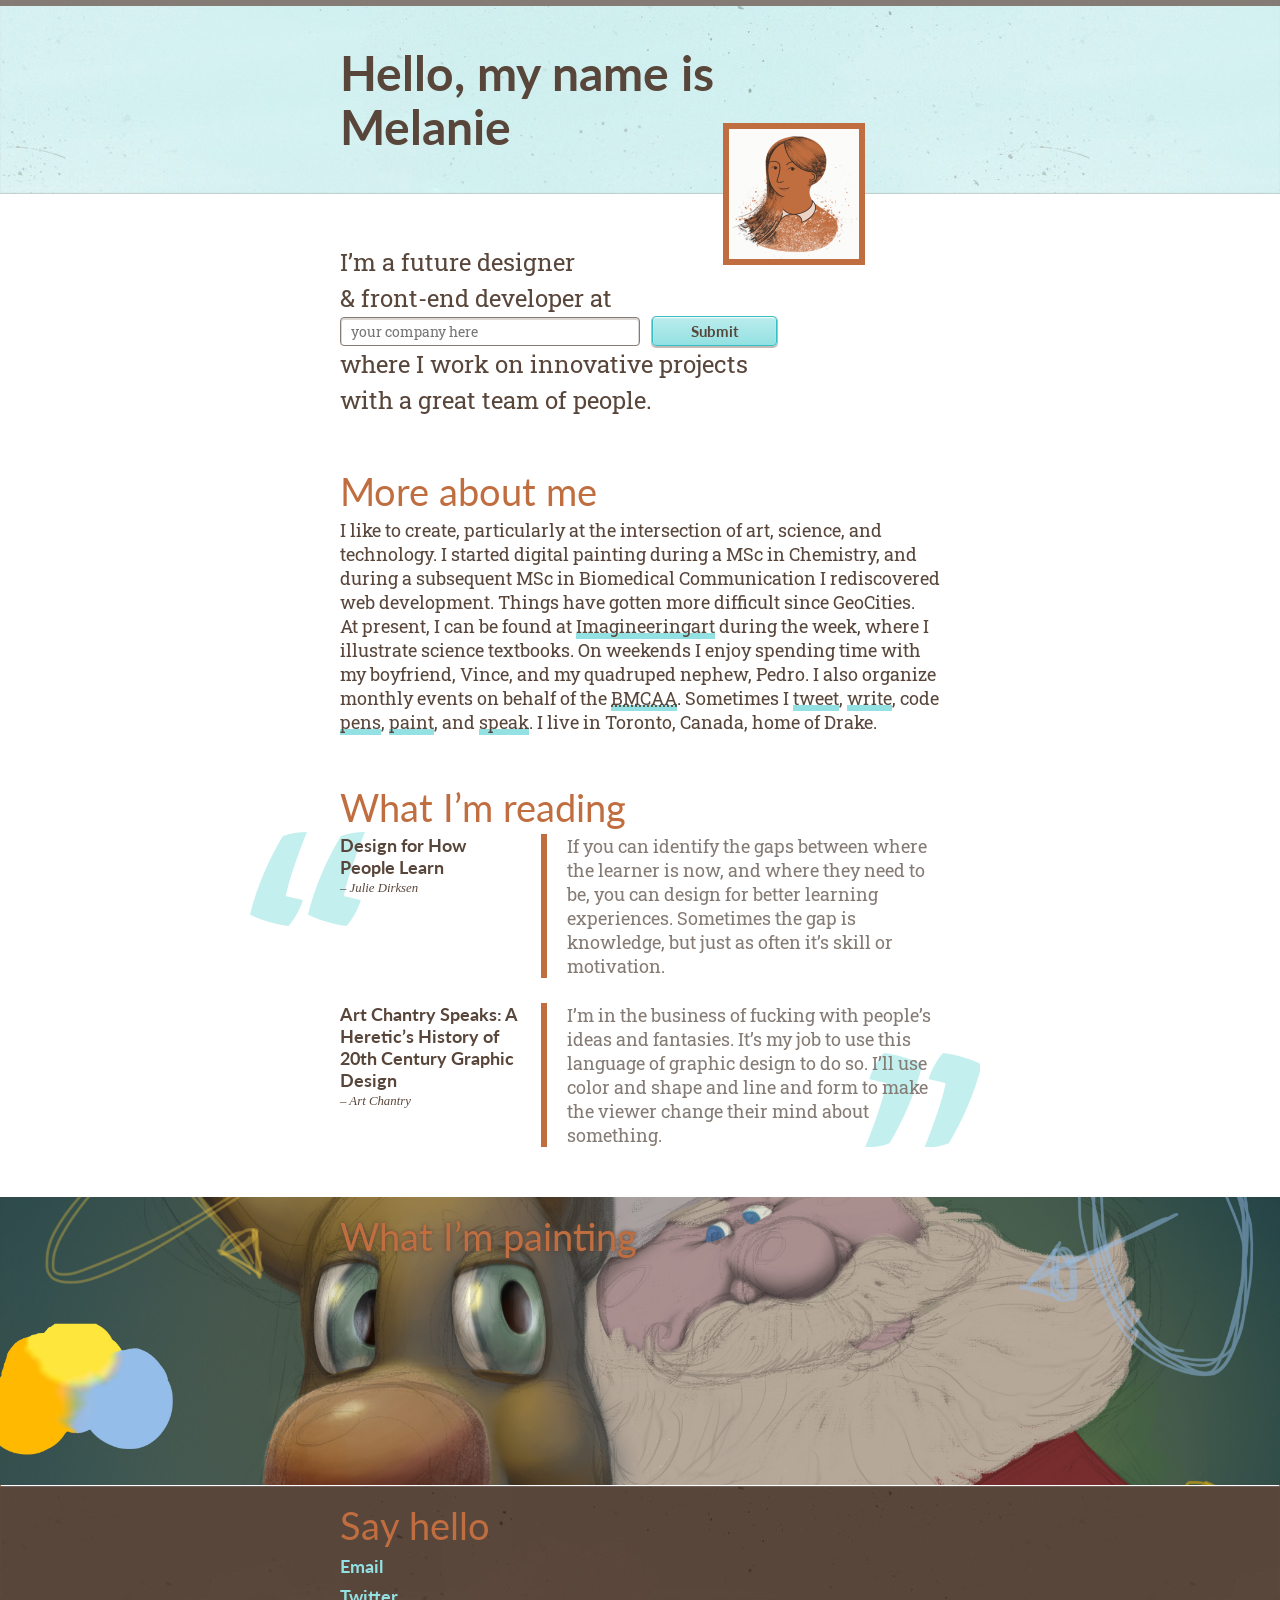
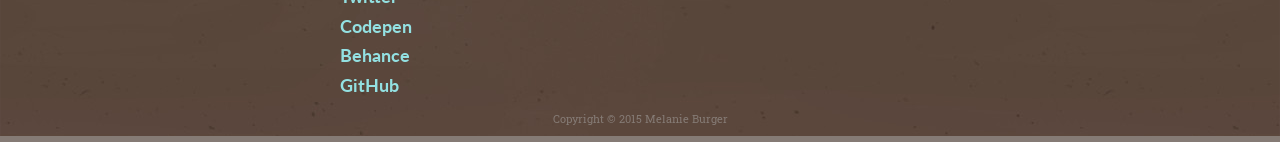
<file: index.html>
<!DOCTYPE html>
<html lang="en">
<head>
	<meta charset="UTF-8">
	<meta name="viewport" content="width=device-width, initial-scale=1">
	<title>About Me</title>
	<link rel="stylesheet" type="text/css" href="css/styles.css">
	<link href='https://fonts.googleapis.com/css?family=Lato:400,700|Roboto+Slab:400,700' rel='stylesheet' type='text/css'>
	<script src="https://ajax.googleapis.com/ajax/libs/jquery/1.11.3/jquery.min.js"></script>
	<script src="js/aboutme.js"></script>
</head>
<body>
	<header>
		<h1>Hello, my name is<br>Melanie</h1>
		<figure class="portrait">
			<img src="img/head.png" alt="self-portrait illustration">
		</figure>
	</header>
	<main>
		<section class="introduction">
			<p>I&rsquo;m a future designer<br>&amp; front-end developer at</p>
			<form id="company-form"><input type="text" id="company" placeholder="your company here" /></form><button type="submit" form="company-form" value="Submit" id="submit-company">Submit</button>
			<p>where I work on innovative projects<br>with a great team of people.</p>
		</section>
		<section>
			<h2>More about me</h2>
			<p>I like to create, particularly at the intersection of art, science, and technology. I started digital painting during a MSc in Chemistry, and during a subsequent MSc in Biomedical Communication I rediscovered web development. Things have gotten more difficult since GeoCities.</p> 
			<p>At present, I can be found at <a href="http://www.imagineeringart.com/" target="_blank">Imagineeringart</a> during the week, where I illustrate science textbooks. On weekends I enjoy spending time with my boyfriend, Vince, and my quadruped nephew, Pedro. I also organize monthly events on behalf of the <abbr title="Biomedical Communications Alumni Association"><a href="https://bmc.med.utoronto.ca/bmc/alumni/bmcaa/" target="_blank">BMCAA</a></abbr>. Sometimes I <a href="https://twitter.com/melaniebrgr" target="_blank">tweet</a>, <a href="http://www.jcheminf.com/content/7/1/35" title="ChemDoodle Web Components review article" target="_blank">write</a>, code <a href="http://codepen.io/melaniebrgr/" title="my CodePen profile" target="_blank">pens</a>, <a href="https://www.behance.net/melanieburger" title="my Behance portfolio" target="_blank">paint</a>, and <a href="http://slides.com/mbrgr" title="my presentations on Slides.com" target="_blank">speak</a>. I live in Toronto, Canada, home of Drake.</p>
		</section>
		<section class="what-Im-reading">
			<h2>What I&rsquo;m reading</h2>
			<article>
				<div class="book-info">
					<h3>Design for How People Learn</h3>
					<cite class="author">&ndash; Julie Dirksen</cite>
				</div>
				<blockquote>If you can identify the gaps between where the learner is now, and where they need to be, you can design for better learning experiences. Sometimes the gap is knowledge, but just as often it&rsquo;s skill or motivation.</blockquote>
			</article>
			<article>
				<div class="book-info">
					<h3>Art Chantry Speaks: A Heretic&rsquo;s History of 20th Century Graphic Design</h3>
					<cite class="author">&ndash; Art Chantry</cite>
				</div>
				<blockquote>I&rsquo;m in the business of fucking with people&rsquo;s ideas and fantasies. It&rsquo;s my job to use this language of graphic design to do so. I&rsquo;ll use color and shape and line and form to make the viewer change their mind about something.</blockquote>
			</article>
		</section>
		<section class="painting">
			<div><h2>What I&rsquo;m painting</h2></div>		
			<figure>
				<img src="img/painting.jpg" alt="Painting of Santa Claus and Rudolph">
			</figure>
		</section>
	</main>
	<footer>
		<section class="say-hello">
			<h2>Say hello</h2>
			<ul>
				<li><a href="mailto:melanie.brgr@gmail.com">Email</a></li>
				<li><a href="https://twitter.com/melaniebrgr">Twitter</a></li>
				<li><a href="http://codepen.io/melaniebrgr/">Codepen</a></li>
				<li><a href="https://www.behance.net/melanieburger">Behance</a></li>
				<li><a href="https://github.com/melaniebrgr">GitHub</a></li>
			</ul>
		</section>
		<p class="copyright">Copyright &copy; 2015 Melanie Burger</p>
	</footer>
	<div class="modal"></div>
</body>
</html>
</file>
<file: css/styles.css>
/* ==================== RESET ==================== */
* {
  margin: 0;
  padding: 0;
  border: 0;
  box-sizing: border-box; }

/* ==================== TEXT STYLES ==================== */
html {
  font-size: 16px;
  background-color: #857b75; }

h1, h2, h3, li, button[type="submit"] {
  font-family: "Futura PT", Lato, Sans-Serif; }

p, blockquote, footer.author, input {
  font-family: "Tisa Pro", "Roboto Slab", Serif; }

header h1 {
  font-size: 3em;
  font-weight: 700;
  line-height: 1.125;
  color: #59463b;
  white-space: nowrap; }

h2 {
  font-size: 2.375em;
  font-weight: 400;
  color: #c06e40;
  padding-bottom: 4px; }

h3 {
  font-size: 1.125em;
  font-weight: 700;
  color: #59463b; }

p {
  font-size: 1.125em;
  color: #59463b;
  display: block;
  max-width: 100%; }

.introduction p {
  font-size: 1.5em;
  line-height: 1.5;
  white-space: nowrap; }

p.copyright {
  font-size: 0.6875em;
  color: #857b75;
  text-align: center; }

a {
  text-decoration: none; }

main a {
  color: #59463b;
  border-bottom: #93e1e2 1px solid;
  box-shadow: inset 0 -5px 0 #93e1e2;
  transition: all 0.08s ease-in-out; }
  main a:focus, main a:hover {
    border-bottom: #c06e40 1px solid;
    box-shadow: inset 0 -5px 0 #c06e40; }
  main a:active {
    color: #c06e40;
    border-bottom: #c06e40 1px solid;
    box-shadow: inset 0 -5px 0 #c06e40; }

footer .say-hello li {
  font-size: 1.125em;
  font-weight: 700;
  line-height: 1.65;
  color: #93e1e2;
  list-style-type: none; }
footer a {
  font-weight: 700;
  color: #93e1e2;
  transition: all 0.08s ease-in-out; }
  footer a:focus, footer a:hover, footer a:active {
    color: #c06e40; }

input {
  font-size: 0.875em;
  color: rgba(133, 123, 117, 0.7); }

blockquote {
  font-size: 1.125em;
  color: #857b75; }

cite {
  font-size: 0.8em;
  font-style: italic;
  color: #59463b; }

::selection {
  background-color: rgba(147, 225, 226, 0.5); }

button[type="submit"] {
  font-size: 0.9375em;
  font-weight: 700;
  color: #59463b; }

/* ==================== LAYOUT STYLES ==================== */
input, button {
  outline: none; }

header {
  position: relative;
  height: 194px;
  background-image: url(../img/header-repeat.jpg);
  background-repeat: repeat;
  border-top: #857b75 6px solid;
  box-shadow: inset 0 -1px 1px 0px rgba(133, 123, 117, 0.3); }
  header h1 {
    width: 600px;
    margin: 0 auto;
    display: block;
    padding-top: 40px; }
  header figure.portrait {
    width: 142px;
    height: 142px;
    position: absolute;
    right: 415px;
    bottom: -71px;
    z-index: 1;
    border-top: #c06e40 6px solid;
    border-left: #c06e40 6px solid;
    border-right: #c06e40 6px solid;
    border-bottom: #c06e40 6px solid;
    background-color: #FBFBFA; }
    header figure.portrait img {
      width: 100%; }

main {
  overflow: hidden;
  width: 100%;
  background-color: #fff; }

form {
  display: inline-block;
  padding: 4px 10px;
  border: #857b75 1px solid;
  border-radius: 4px;
  box-shadow: inset 0 1px 0 1px rgba(133, 123, 117, 0.3); }

section {
  width: 600px;
  margin: 0 auto;
  margin-top: 50px;
  margin-bottom: 50px; }
  section.introduction form {
    width: 50%; }
  section.introduction button[type="submit"] {
    position: relative;
    display: block;
    width: 135px;
    height: 36px;
    border-radius: 4px;
    background: #bbeced;
    background: linear-gradient(#bbeced, #93e1e2);
    border: #34c0c2 1px solid;
    box-shadow: inset 0 1px 1px 0 #FBFBFA, 0 1px 0 1px rgba(133, 123, 117, 0.5);
    display: inline-block;
    width: 125px;
    height: 30px;
    margin-left: 12px; }
    section.introduction button[type="submit"]:hover, section.introduction button[type="submit"]:focus {
      background: #93e1e2;
      background: linear-gradient(#93e1e2, #6bd6d7); }
    section.introduction button[type="submit"]:active {
      background: #93e1e2;
      background: linear-gradient(#93e1e2, #6bd6d7);
      box-shadow: 0 0 0 1px rgba(133, 123, 117, 0.65);
      top: 1px; }
  section.what-Im-reading {
    position: relative; }
    section.what-Im-reading::before {
      content: "";
      display: block;
      position: absolute;
      width: 115px;
      height: 94px;
      top: 48px;
      left: -90px;
      z-index: 1;
      background-image: url(../img/ldquo.png);
      background-repeat: no-repeat; }
    section.what-Im-reading::after {
      content: "";
      display: block;
      position: absolute;
      width: 115px;
      height: 94px;
      bottom: 0;
      right: -40px;
      z-index: 1;
      background-image: url(../img/rdquo.png);
      background-repeat: no-repeat; }
    section.what-Im-reading article {
      position: relative;
      z-index: 2;
      margin-bottom: 25px; }
      section.what-Im-reading article .book-info {
        float: left;
        width: 30%; }
      section.what-Im-reading article blockquote {
        float: left;
        width: 65.5%;
        margin-left: 3.5%;
        border-left: #c06e40 6px solid;
        padding-left: 20px; }
      section.what-Im-reading article::after {
        content: ".";
        visibility: hidden;
        display: block;
        height: 0;
        clear: both; }
  section.painting {
    width: 100%;
    height: 100%;
    margin: 50px 0 0 0;
    position: relative;
    box-shadow: inset 0 2px 0 1px #c06e40; }
    section.painting div {
      width: 100%;
      position: absolute; }
      section.painting div h2 {
        width: 600px;
        margin: 0 auto;
        padding-top: 16px;
        text-shadow: 0 0 4px #59463b; }
    section.painting figure img {
      vertical-align: text-bottom;
      width: 100%; }
  section.say-hello {
    margin-top: 0px;
    margin-bottom: 0px; }
    section.say-hello h2 {
      padding-top: 16px; }

footer {
  background: #59463b repeat url(../img/footer-repeat.jpg);
  box-shadow: inset 0 1px 1px 0px rgba(133, 123, 117, 0.6);
  border-bottom: #857b75 6px solid; }
  footer .copyright {
    padding: 10px 0; }

/* ==================== MODAL ==================== */
.modal {
  display: none;
  position: fixed;
  z-index: 2;
  top: 0;
  left: 0;
  height: 100%;
  width: 100%;
  background-color: rgba(133, 123, 117, 0.7); }
  .modal section {
    position: relative;
    top: 50%;
    transform: translateY(-50%);
    margin-top: 0;
    margin-bottom: 0;
    border-top: #c06e40 6px solid;
    border-left: #c06e40 6px solid;
    border-bottom: #c06e40 6px solid;
    border-right: #c06e40 6px solid; }
    .modal section div.modal-container {
      position: relative;
      padding: 20px 30px;
      background-color: #FBFBFA;
      margin: 20px;
      box-shadow: 0 0 60px 10px rgba(133, 123, 117, 0.8); }
      .modal section div.modal-container button.close-modal {
        position: absolute;
        top: -35px;
        right: -35px;
        width: 50px;
        height: 50px;
        border-radius: 50%;
        background: #c06e40 no-repeat center url(../img/close-x.png);
        box-shadow: 0 1px 0 1px rgba(133, 123, 117, 0.65);
        transition: all 0.08s ease-in-out; }
        .modal section div.modal-container button.close-modal:hover {
          background: #b5673c no-repeat center url(../img/close-x.png); }
        .modal section div.modal-container button.close-modal:active {
          box-shadow: none; }
      .modal section div.modal-container div {
        margin-top: 12px; }
        .modal section div.modal-container div p, .modal section div.modal-container div form {
          float: left; }
        .modal section div.modal-container div p {
          width: 40%;
          padding-top: 2px; }
        .modal section div.modal-container div form {
          width: 60%; }
          .modal section div.modal-container div form input {
            width: 100%; }
        .modal section div.modal-container div::after {
          content: ".";
          visibility: hidden;
          display: block;
          height: 0;
          clear: both; }
      .modal section div.modal-container > p {
        margin-top: 12px; }
      .modal section div.modal-container button[type="submit"] {
        margin-left: auto;
        margin-top: 12px;
        position: relative;
        display: block;
        width: 135px;
        height: 36px;
        border-radius: 4px;
        background: #bbeced;
        background: linear-gradient(#bbeced, #93e1e2);
        border: #34c0c2 1px solid;
        box-shadow: inset 0 1px 1px 0 #FBFBFA, 0 1px 0 1px rgba(133, 123, 117, 0.5); }
        .modal section div.modal-container button[type="submit"]:hover, .modal section div.modal-container button[type="submit"]:focus {
          background: #93e1e2;
          background: linear-gradient(#93e1e2, #6bd6d7); }
        .modal section div.modal-container button[type="submit"]:active {
          background: #93e1e2;
          background: linear-gradient(#93e1e2, #6bd6d7);
          box-shadow: 0 0 0 1px rgba(133, 123, 117, 0.65);
          top: 1px; }

/* ==================== MEDIA QUERIES ==================== */
@media only screen and (max-width: 980px) {
  header figure.portrait {
    right: 30%;
    width: 112px;
    height: 112px; }

  header h1, section, section.painting div h2 {
    width: 60%; }

  .modal section div.modal-container div p, .modal section div.modal-container div form {
    float: none;
    width: 100%;
    margin-top: 6px; }
  .modal section div.modal-container > p {
    margin-top: 6px; } }
@media only screen and (max-width: 715px) {
  header h1 {
    width: 80%; }
  header figure.portrait {
    right: 10%; }

  section {
    width: 80%;
    margin-top: 20px;
    margin-bottom: 20px; }
    section.painting {
      margin-top: 20px; }
      section.painting div h2 {
        width: 80%; }
    section.what-Im-reading article .book-info {
      float: none;
      width: 100%; }
    section.what-Im-reading article blockquote {
      float: none;
      width: 100%;
      margin-left: 0;
      margin-top: 10px;
      padding-left: 0;
      padding-top: 10px;
      border: none;
      border-top: #c06e40 6px solid; } }
@media only screen and (max-width: 488px) {
  h2 {
    font-size: 1.7592592593em; }

  p, blockquote {
    font-size: 1em; }

  .introduction p {
    font-size: 1.2em; }

  header {
    height: 154px; }
    header h1 {
      font-size: 2.2222222222em;
      padding-top: 30px; }
    header figure.portrait {
      width: 92px;
      height: 92px;
      right: 20px;
      bottom: -36px; }

  section {
    margin-top: 10px;
    margin-bottom: 10px; }
    section.introduction form {
      width: 100%;
      margin-top: 10px; }
    section.introduction button[type="submit"] {
      width: 100%;
      margin: 10px 0; }
    section.what-Im-reading::before {
      left: -40px; }
    section.what-Im-reading::after {
      right: -40px; }
    section.painting {
      margin-top: 20px; }
      section.painting h2 {
        padding-top: 8px;
        width: 90%; }

  footer .say-hello h2 {
    padding-top: 8px; }
  footer .say-hello li {
    line-height: 1.8; }

  .modal section div.modal-container button[type="submit"] {
    width: 100%; } }
@media only screen and (max-width: 380px) {
  .introduction p {
    white-space: normal;
    font-size: 1em; }

  header figure.portrait {
    width: 72px;
    height: 72px;
    border-radius: 50%;
    right: 20px;
    bottom: -36px; }

  .modal section {
    border: none;
    width: 100%; }
    .modal section div.modal-container {
      margin: 0; }
      .modal section div.modal-container button.close-modal {
        position: absolute;
        top: -20px;
        right: 10px;
        width: 40px;
        height: 40px; } }
@media only screen and (max-width: 205px) {
  .introduction p {
    white-space: normal; }

  header figure.portrait {
    right: 0; } }
</file>
